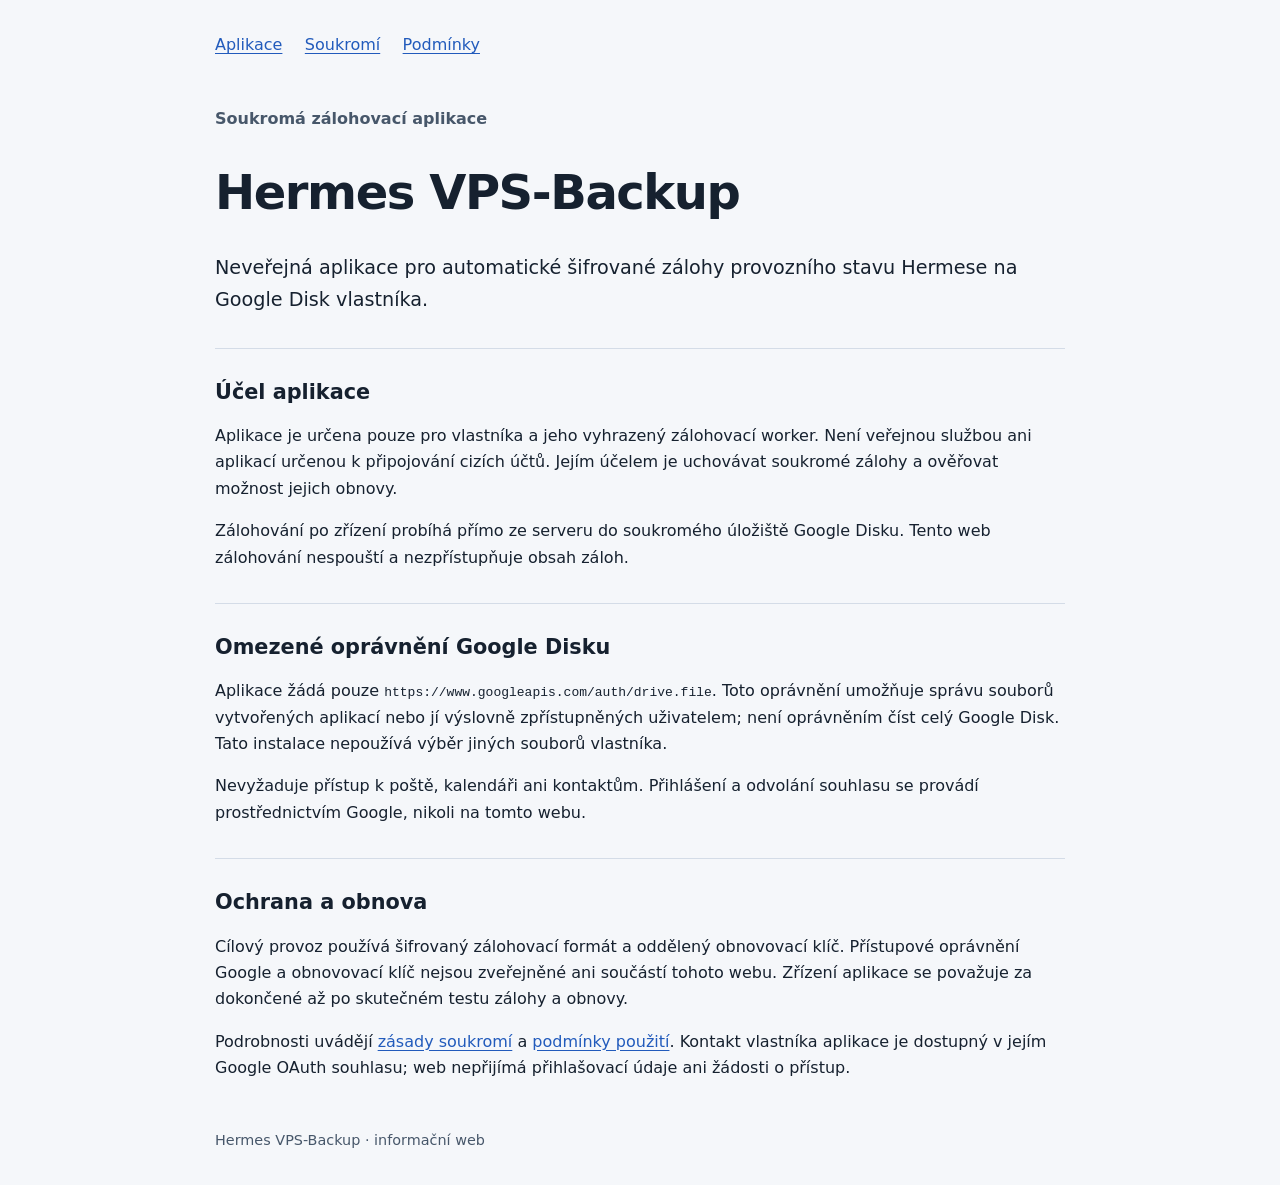
<file: index.html>
<!doctype html>
<html lang="cs"><head><meta charset="utf-8"><meta name="viewport" content="width=device-width, initial-scale=1"><meta name="referrer" content="no-referrer"><title>Hermes VPS-Backup · Hermes VPS-Backup</title><link rel="stylesheet" href="style.css"></head><body><main><nav aria-label="Hlavní navigace"><a href="index.html">Aplikace</a><a href="privacy.html">Soukromí</a><a href="terms.html">Podmínky</a></nav><header><p class="eyebrow">Soukromá zálohovací aplikace</p><h1>Hermes VPS-Backup</h1></header><p class="lead">Neveřejná aplikace pro automatické šifrované zálohy provozního stavu Hermese na Google Disk vlastníka.</p><section><h2>Účel aplikace</h2><p>Aplikace je určena pouze pro vlastníka a jeho vyhrazený zálohovací worker. Není veřejnou službou ani aplikací určenou k připojování cizích účtů. Jejím účelem je uchovávat soukromé zálohy a ověřovat možnost jejich obnovy.</p><p>Zálohování po zřízení probíhá přímo ze serveru do soukromého úložiště Google Disku. Tento web zálohování nespouští a nezpřístupňuje obsah záloh.</p></section><section><h2>Omezené oprávnění Google Disku</h2><p>Aplikace žádá pouze <code>https://www.googleapis.com/auth/drive.file</code>. Toto oprávnění umožňuje správu souborů vytvořených aplikací nebo jí výslovně zpřístupněných uživatelem; není oprávněním číst celý Google Disk. Tato instalace nepoužívá výběr jiných souborů vlastníka.</p><p>Nevyžaduje přístup k poště, kalendáři ani kontaktům. Přihlášení a odvolání souhlasu se provádí prostřednictvím Google, nikoli na tomto webu.</p></section><section><h2>Ochrana a obnova</h2><p>Cílový provoz používá šifrovaný zálohovací formát a oddělený obnovovací klíč. Přístupové oprávnění Google a obnovovací klíč nejsou zveřejněné ani součástí tohoto webu. Zřízení aplikace se považuje za dokončené až po skutečném testu zálohy a obnovy.</p><p>Podrobnosti uvádějí <a href="privacy.html">zásady soukromí</a> a <a href="terms.html">podmínky použití</a>. Kontakt vlastníka aplikace je dostupný v jejím Google OAuth souhlasu; web nepřijímá přihlašovací údaje ani žádosti o přístup.</p></section><footer>Hermes VPS-Backup · informační web</footer></main></body></html>
</file>
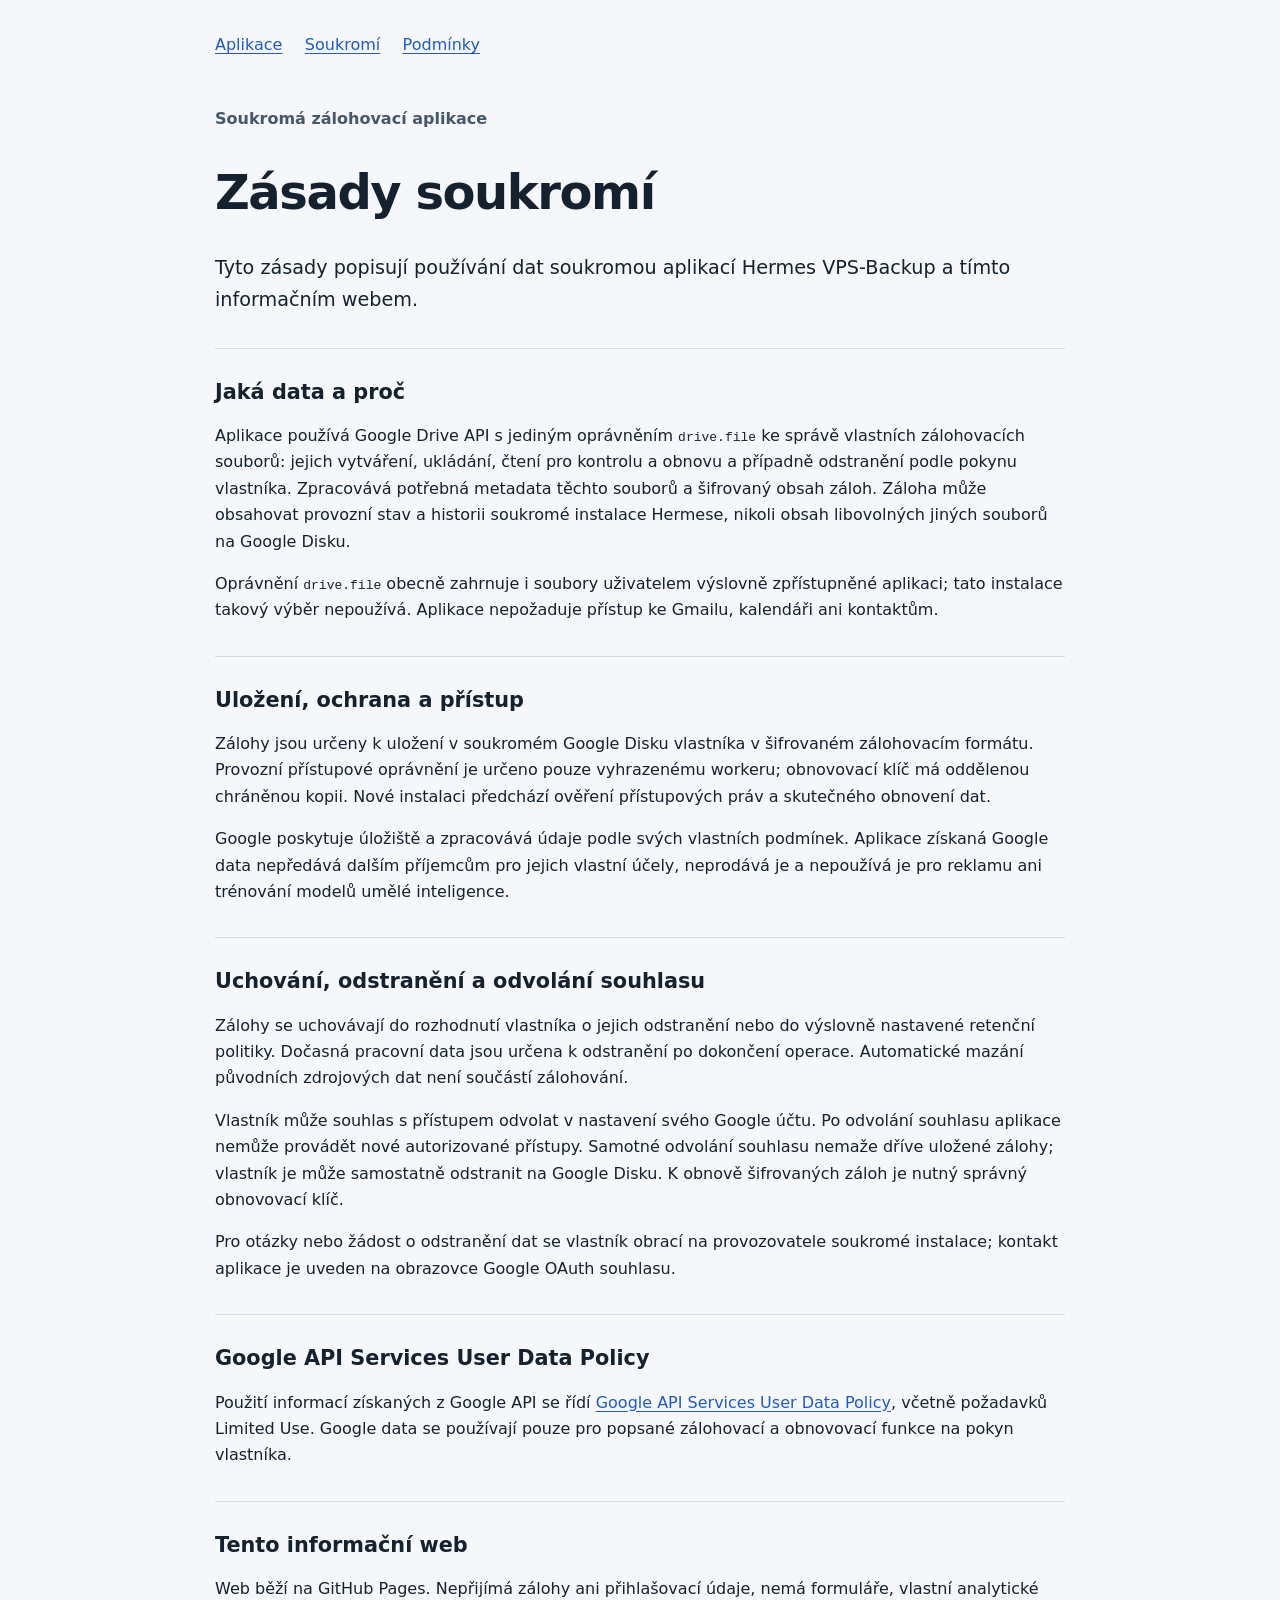
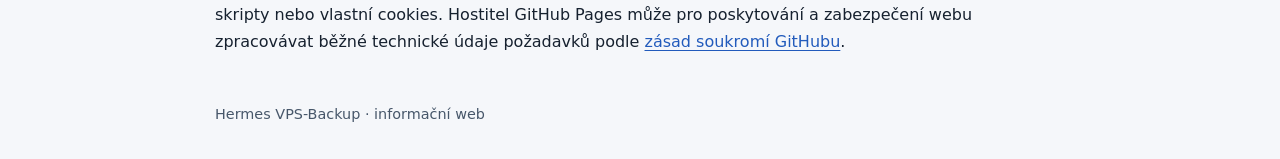
<file: privacy.html>
<!doctype html>
<html lang="cs"><head><meta charset="utf-8"><meta name="viewport" content="width=device-width, initial-scale=1"><meta name="referrer" content="no-referrer"><title>Zásady soukromí · Hermes VPS-Backup</title><link rel="stylesheet" href="style.css"></head><body><main><nav aria-label="Hlavní navigace"><a href="index.html">Aplikace</a><a href="privacy.html">Soukromí</a><a href="terms.html">Podmínky</a></nav><header><p class="eyebrow">Soukromá zálohovací aplikace</p><h1>Zásady soukromí</h1></header><p class="lead">Tyto zásady popisují používání dat soukromou aplikací Hermes VPS-Backup a tímto informačním webem.</p><section><h2>Jaká data a proč</h2><p>Aplikace používá Google Drive API s jediným oprávněním <code>drive.file</code> ke správě vlastních zálohovacích souborů: jejich vytváření, ukládání, čtení pro kontrolu a obnovu a případně odstranění podle pokynu vlastníka. Zpracovává potřebná metadata těchto souborů a šifrovaný obsah záloh. Záloha může obsahovat provozní stav a historii soukromé instalace Hermese, nikoli obsah libovolných jiných souborů na Google Disku.</p><p>Oprávnění <code>drive.file</code> obecně zahrnuje i soubory uživatelem výslovně zpřístupněné aplikaci; tato instalace takový výběr nepoužívá. Aplikace nepožaduje přístup ke Gmailu, kalendáři ani kontaktům.</p></section><section><h2>Uložení, ochrana a přístup</h2><p>Zálohy jsou určeny k uložení v soukromém Google Disku vlastníka v šifrovaném zálohovacím formátu. Provozní přístupové oprávnění je určeno pouze vyhrazenému workeru; obnovovací klíč má oddělenou chráněnou kopii. Nové instalaci předchází ověření přístupových práv a skutečného obnovení dat.</p><p>Google poskytuje úložiště a zpracovává údaje podle svých vlastních podmínek. Aplikace získaná Google data nepředává dalším příjemcům pro jejich vlastní účely, neprodává je a nepoužívá je pro reklamu ani trénování modelů umělé inteligence.</p></section><section><h2>Uchování, odstranění a odvolání souhlasu</h2><p>Zálohy se uchovávají do rozhodnutí vlastníka o jejich odstranění nebo do výslovně nastavené retenční politiky. Dočasná pracovní data jsou určena k odstranění po dokončení operace. Automatické mazání původních zdrojových dat není součástí zálohování.</p><p>Vlastník může souhlas s přístupem odvolat v nastavení svého Google účtu. Po odvolání souhlasu aplikace nemůže provádět nové autorizované přístupy. Samotné odvolání souhlasu nemaže dříve uložené zálohy; vlastník je může samostatně odstranit na Google Disku. K obnově šifrovaných záloh je nutný správný obnovovací klíč.</p><p>Pro otázky nebo žádost o odstranění dat se vlastník obrací na provozovatele soukromé instalace; kontakt aplikace je uveden na obrazovce Google OAuth souhlasu.</p></section><section><h2>Google API Services User Data Policy</h2><p>Použití informací získaných z Google API se řídí <a href="https://developers.google.com/terms/api-services-user-data-policy" rel="noreferrer">Google API Services User Data Policy</a>, včetně požadavků Limited Use. Google data se používají pouze pro popsané zálohovací a obnovovací funkce na pokyn vlastníka.</p></section><section><h2>Tento informační web</h2><p>Web běží na GitHub Pages. Nepřijímá zálohy ani přihlašovací údaje, nemá formuláře, vlastní analytické skripty nebo vlastní cookies. Hostitel GitHub Pages může pro poskytování a zabezpečení webu zpracovávat běžné technické údaje požadavků podle <a href="https://docs.github.com/en/site-policy/privacy-policies/github-general-privacy-statement" rel="noreferrer">zásad soukromí GitHubu</a>.</p></section><footer>Hermes VPS-Backup · informační web</footer></main></body></html>
</file>
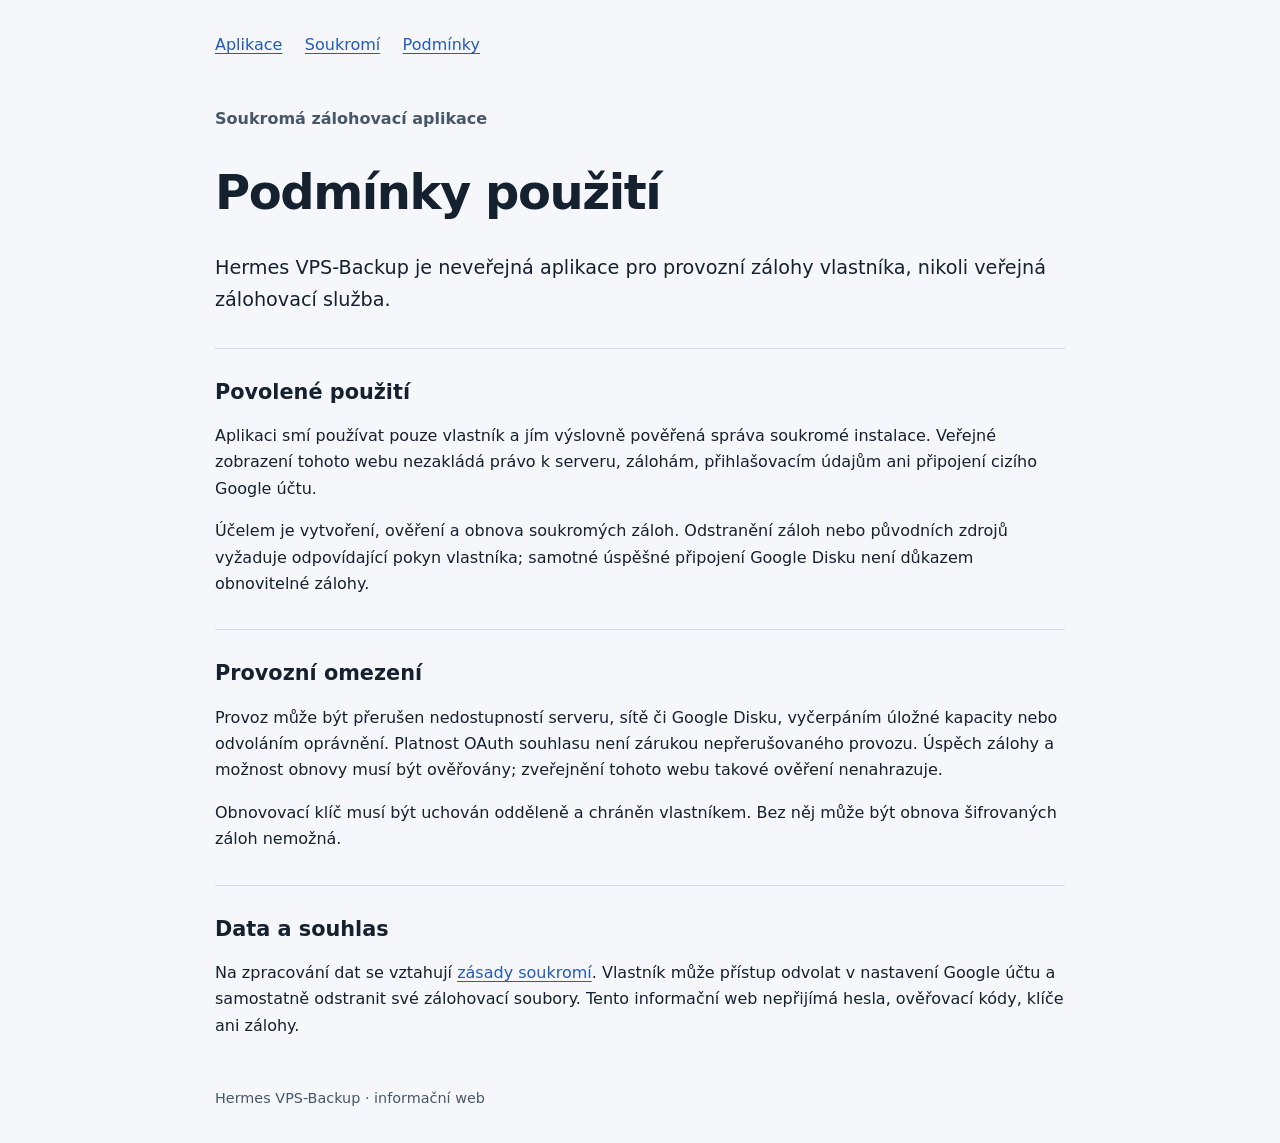
<file: terms.html>
<!doctype html>
<html lang="cs"><head><meta charset="utf-8"><meta name="viewport" content="width=device-width, initial-scale=1"><meta name="referrer" content="no-referrer"><title>Podmínky použití · Hermes VPS-Backup</title><link rel="stylesheet" href="style.css"></head><body><main><nav aria-label="Hlavní navigace"><a href="index.html">Aplikace</a><a href="privacy.html">Soukromí</a><a href="terms.html">Podmínky</a></nav><header><p class="eyebrow">Soukromá zálohovací aplikace</p><h1>Podmínky použití</h1></header><p class="lead">Hermes VPS-Backup je neveřejná aplikace pro provozní zálohy vlastníka, nikoli veřejná zálohovací služba.</p><section><h2>Povolené použití</h2><p>Aplikaci smí používat pouze vlastník a jím výslovně pověřená správa soukromé instalace. Veřejné zobrazení tohoto webu nezakládá právo k serveru, zálohám, přihlašovacím údajům ani připojení cizího Google účtu.</p><p>Účelem je vytvoření, ověření a obnova soukromých záloh. Odstranění záloh nebo původních zdrojů vyžaduje odpovídající pokyn vlastníka; samotné úspěšné připojení Google Disku není důkazem obnovitelné zálohy.</p></section><section><h2>Provozní omezení</h2><p>Provoz může být přerušen nedostupností serveru, sítě či Google Disku, vyčerpáním úložné kapacity nebo odvoláním oprávnění. Platnost OAuth souhlasu není zárukou nepřerušovaného provozu. Úspěch zálohy a možnost obnovy musí být ověřovány; zveřejnění tohoto webu takové ověření nenahrazuje.</p><p>Obnovovací klíč musí být uchován odděleně a chráněn vlastníkem. Bez něj může být obnova šifrovaných záloh nemožná.</p></section><section><h2>Data a souhlas</h2><p>Na zpracování dat se vztahují <a href="privacy.html">zásady soukromí</a>. Vlastník může přístup odvolat v nastavení Google účtu a samostatně odstranit své zálohovací soubory. Tento informační web nepřijímá hesla, ověřovací kódy, klíče ani zálohy.</p></section><footer>Hermes VPS-Backup · informační web</footer></main></body></html>
</file>
<file: style.css>
html{color-scheme:light dark}body{margin:0;font-family:system-ui,sans-serif;line-height:1.65;background:#f5f7fa;color:#16212f}main{max-width:850px;padding:2rem 1.4rem;margin:0 auto}nav{display:flex;gap:1.4rem;flex-wrap:wrap;margin-bottom:3rem}a{color:#225bbc;text-underline-offset:.2em}h1{font-size:clamp(2rem,5vw,3rem);line-height:1.15;letter-spacing:-.03em}h2{font-size:1.3rem;line-height:1.3}.eyebrow{font-weight:650;color:#47576a}.lead{font-size:1.2rem}section{margin:2rem 0;border-top:1px solid #d4dce7;padding-top:.8rem}code{overflow-wrap:anywhere}footer{margin-top:3rem;color:#47576a;font-size:.9rem}a:focus-visible{outline:3px solid #225bbc;outline-offset:4px}@media(prefers-color-scheme:dark){body{background:#121922;color:#e6edf5}a{color:#98bbff}.eyebrow,footer{color:#b4c2d4}section{border-color:#374456}}
</file>
